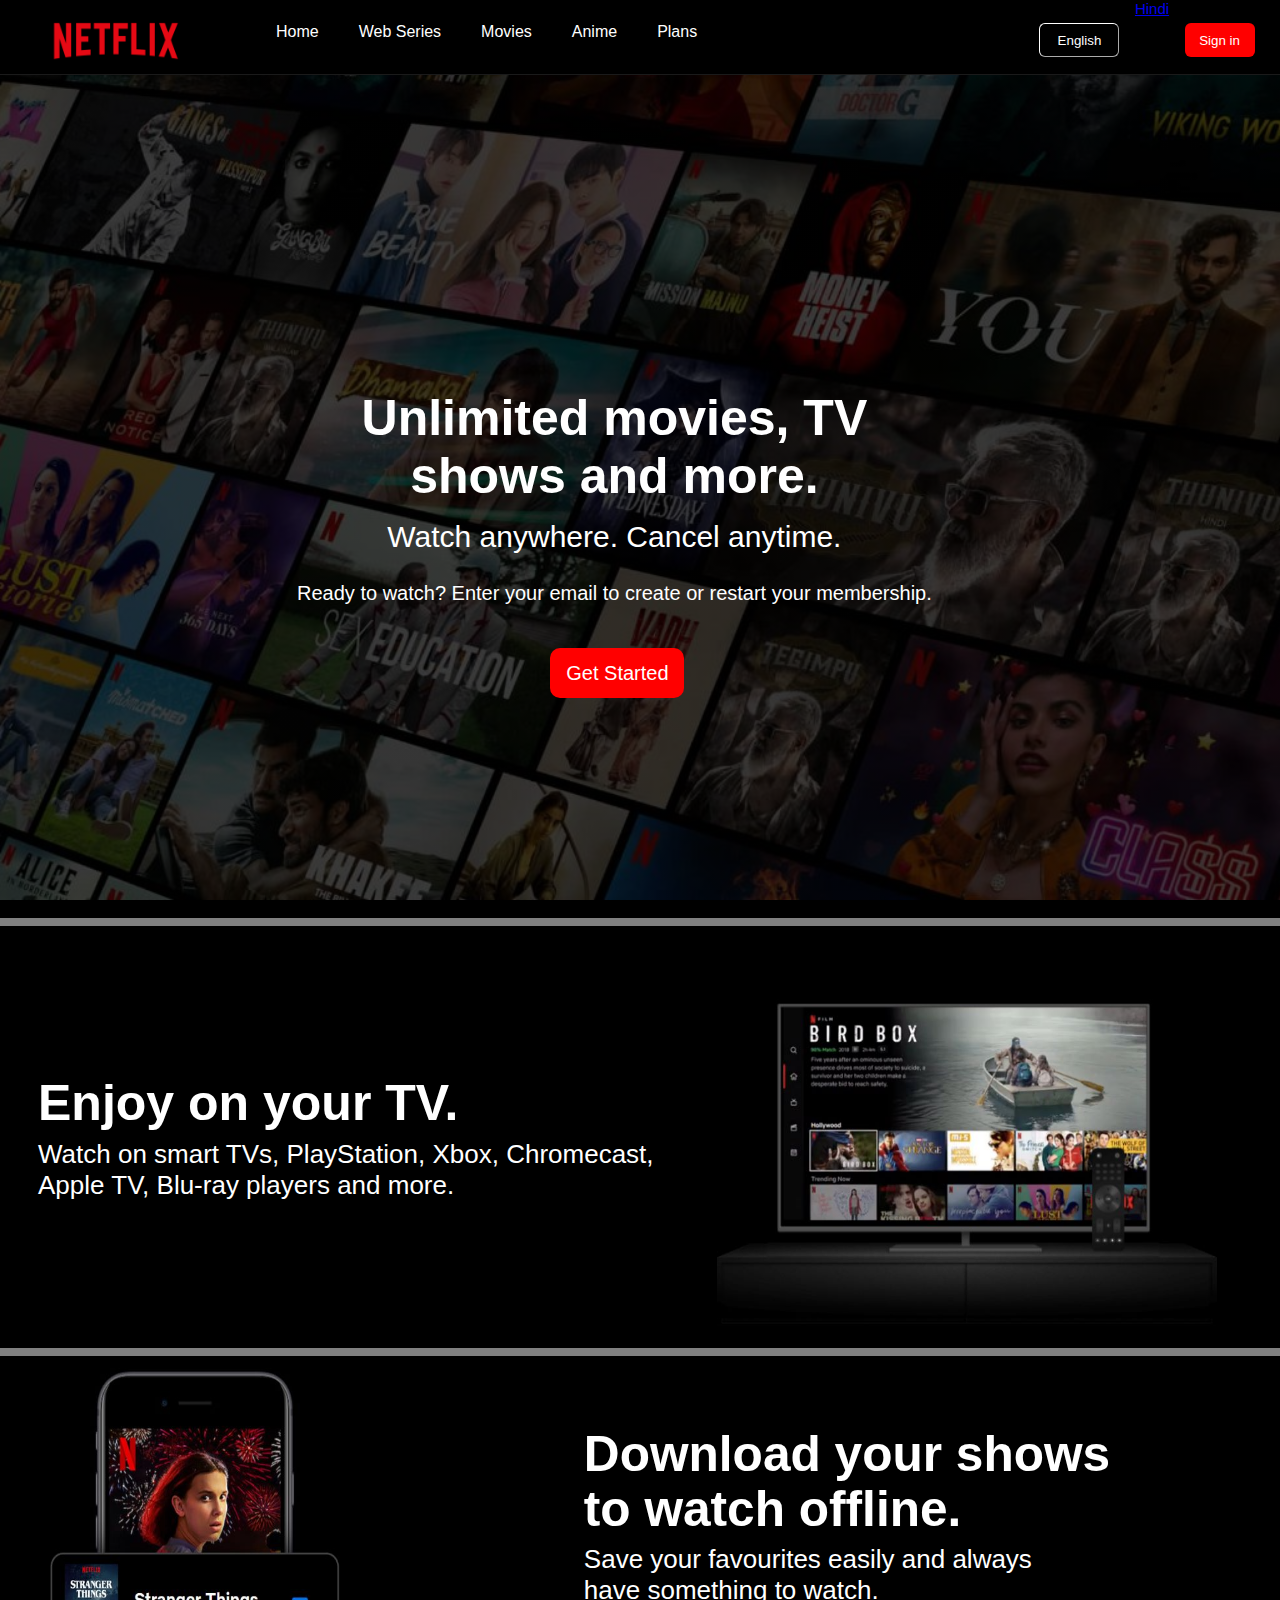
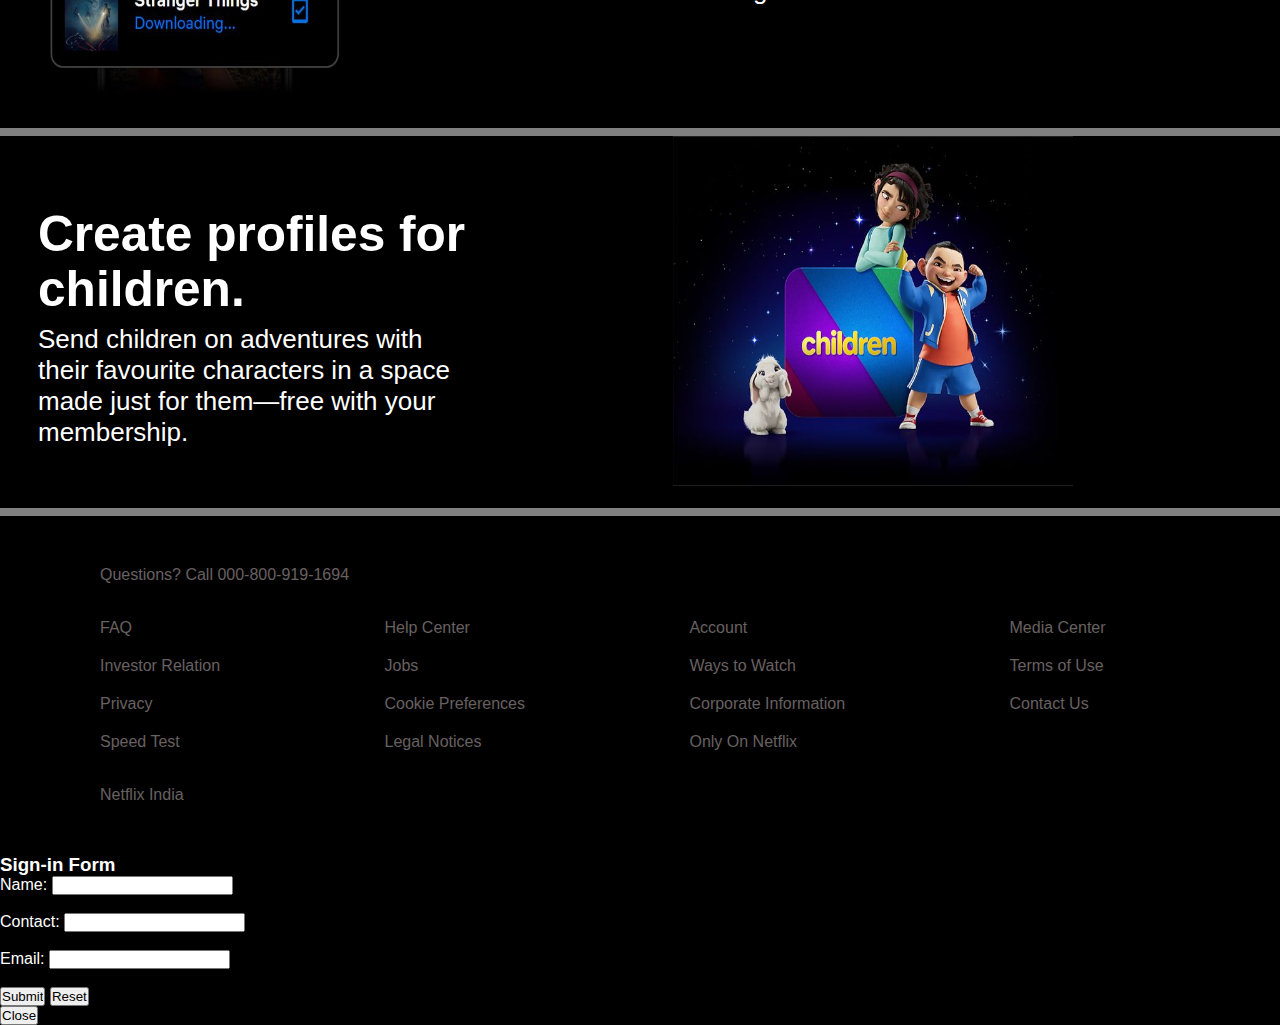
<file: temp/html/index.html>
<!DOCTYPE html>
<html lang="en">

<head>
    <meta charset="UTF-8">
    <meta http-equiv="X-UA-Compatible" content="IE=edge">
    <meta name="viewport" content="width=device-width, initial-scale=1.0">
    <link href="https://cdn.jsdelivr.net/npm/bootstrap@5.3.0-alpha1/dist/css/bootstrap.min.css" rel="stylesheet"
    integrity="sha384-GLhlTQ8iRABdZLl6O3oVMWSktQOp6b7In1Zl3/Jr59b6EGGoI1aFkw7cmDA6j6gD" crossorigin="anonymous">
<script src="https://cdn.jsdelivr.net/npm/bootstrap@5.3.0-alpha1/dist/js/bootstrap.bundle.min.js"
    integrity="sha384-w76AqPfDkMBDXo30jS1Sgez6pr3x5MlQ1ZAGC+nuZB+EYdgRZgiwxhTBTkF7CXvN"
    crossorigin="anonymous"></script>
        <link rel="stylesheet" href="../css/1.css">
    <title>Netflix India - Watch TV Shows Online, Watch Movies Online</title>
</head>
<body>
    <div class="header">
        <nav class="navbar-expand-md fixed-top">
            <div class="nav-logo">
                <img src="../img/netflix-logo-png-2582.png" alt="">
            </div>
            <div class="navbar">
                <ul class="nav-ul">
                    <li class="nav-li"><a href="index.html" class="nav-a">Home</a></li>
                    <li class="nav-li"><a href="webseries.html" class="nav-a">Web Series</a></li>
                    <li class="nav-li"><a href="movies.html" class="nav-a">Movies</a></li>
                    <li class="nav-li"><a href="anime.html" class="nav-a">Anime</a></li>
                    <li class="nav-li"><a href="plan.html" class="nav-a">Plans</a></li>
                </ul>
            </div>
            <div class="nav-btn">
                <button class="btn-lang dropdown-toggle" data-bs-toggle="dropdown">English</button>
                <div class="dropdown">
                    <div class="dropdown-menu dropdown-menu-dark">
                        <a href="#" class="dropdown-item">Hindi</a>
                    </div>
                </div>
                <button type="button" class="btn-signin" data-bs-toggle="modal" data-bs-target="#sign-in">Sign in</button>
            </div>
        </nav>
        <div class="main-content-1">
        <div class="main-content">
            <h1>Unlimited movies, TV<br> shows and more.</h1>
            <h2>Watch anywhere. Cancel anytime.</h2>
            <p>Ready to watch? Enter your email to create or restart your membership.</p>
        </div>
    </div>
        <button type="submit" class="btn-submit" data-bs-toggle="modal" data-bs-target="#sign-in">Get Started</button>
    </div>
    <br>
    <hr size="10px" color="gray">
    <div id="content-1">
        <div class="content-text">
            <h1 class="title">Enjoy on your TV.</h1>
            <h2 class="data-content">Watch on smart TVs, PlayStation, Xbox, Chromecast, <br> Apple TV, Blu-ray players and
                more.</h2>
        </div>
        <div class="content-img">
            <img src="../img/tv.jpeg" alt="">
        </div>
    </div>
    <br>
    <hr size="10px" color="gray">
    <div id="content-2">
        <div class="content2-img">
            <img src="../img/ad.jpeg" alt="">
        </div>
        <div class="content2-text">
            <h1 class="title2">Download your shows<br> to watch offline.</h1>
            <h2 class="data-content2">Save your favourites easily and always <br> have something to watch.</h2>
        </div>
    </div>
    <br>
    <hr size="10px" color="gray">
    <div id="content-3">
        <div class="content3-text">
            <h1 class="title3">Create profiles for <br>children.</h1>
            <h2 class="data-content3">Send children on adventures with <br>their favourite characters in a space
                <br>made just for them—free with your <br>membership.
            </h2>
        </div>
        <div class="content3-img">
            <img src="../img/kids.jpeg" alt="">
        </div>
    </div>
    <br>
    <hr size="10px" color="gray">
    <footer id="footer">
        <div class="footer1">
            <p style="margin-bottom: 35px;">Questions? Call 000-800-919-1694</p>
            <div class="footer-content">
                <span>FAQ</span>
                <span>Help Center</span>
                <span>Account</span>
                <span>Media Center</span>
                <span>Investor Relation</span>
                <span>Jobs</span>
                <span>Ways to Watch</span>
                <span>Terms of Use</span>
                <span>Privacy</span>
                <span>Cookie Preferences</span>
                <span>Corporate Information</span>
                <span>Contact Us</span>
                <span>Speed Test</span>
                <span>Legal Notices</span>
                <span>Only On Netflix</span>
            </div>
            <p style="margin-top: 35px;">Netflix India</p>
        </div>
    </footer>


    <div class="modal" id="sign-in">
        <div class="modal-dialog modal-dialog-centered modal-lg" >
            <div class="modal-content" style="background-image: linear-gradient(to bottom,black);" >
                <div class="modal-header">
                    <h3>Sign-in Form</h3>
                </div>
                <div class="modal-body">
                    <form action="" onsubmit="fun()" name="f1">
                        Name: <input type="text" id="a1"><br><br>
                        Contact: <input type="tel" id="a2"><br><br>
                        Email: <input type="email" id="a3"><br><br>
                        <input type="submit">
                        <input type="reset">
                    </form>
                
                    <!-- <script>
                        function fun() {
                            a = document.f1.a1.value
                            b = document.f1.a2.value
                            c = document.f1.a3.value
                            n = /^[A-z|_]+$/
                            p = /^\d{10}$/
                            e = /^\w+([\.-]?\w+)*@\w+([\.-]?\w+)*(\.\w{2,3})+$/
                            if (n.test(a)) {
                                if (p.test(b)) {
                                    if (e.test(c)) {
                                        alert("Perfect")
                                    }
                                    else {
                                        alert("Invalid Email")
                                    }
                                }
                                else {
                                    alert("invalid Number")
                                }
                            }
                            else {
                                alert("Invalid Name")
                            }
                        }
                    </script> -->
                </div>
                <div class="modal-footer">
                    <button class="btn btn-danger" data-bs-dismiss="modal">Close</button>
                </div>
            </div>
        </div>
    </div>
</body>

</html>
</file>
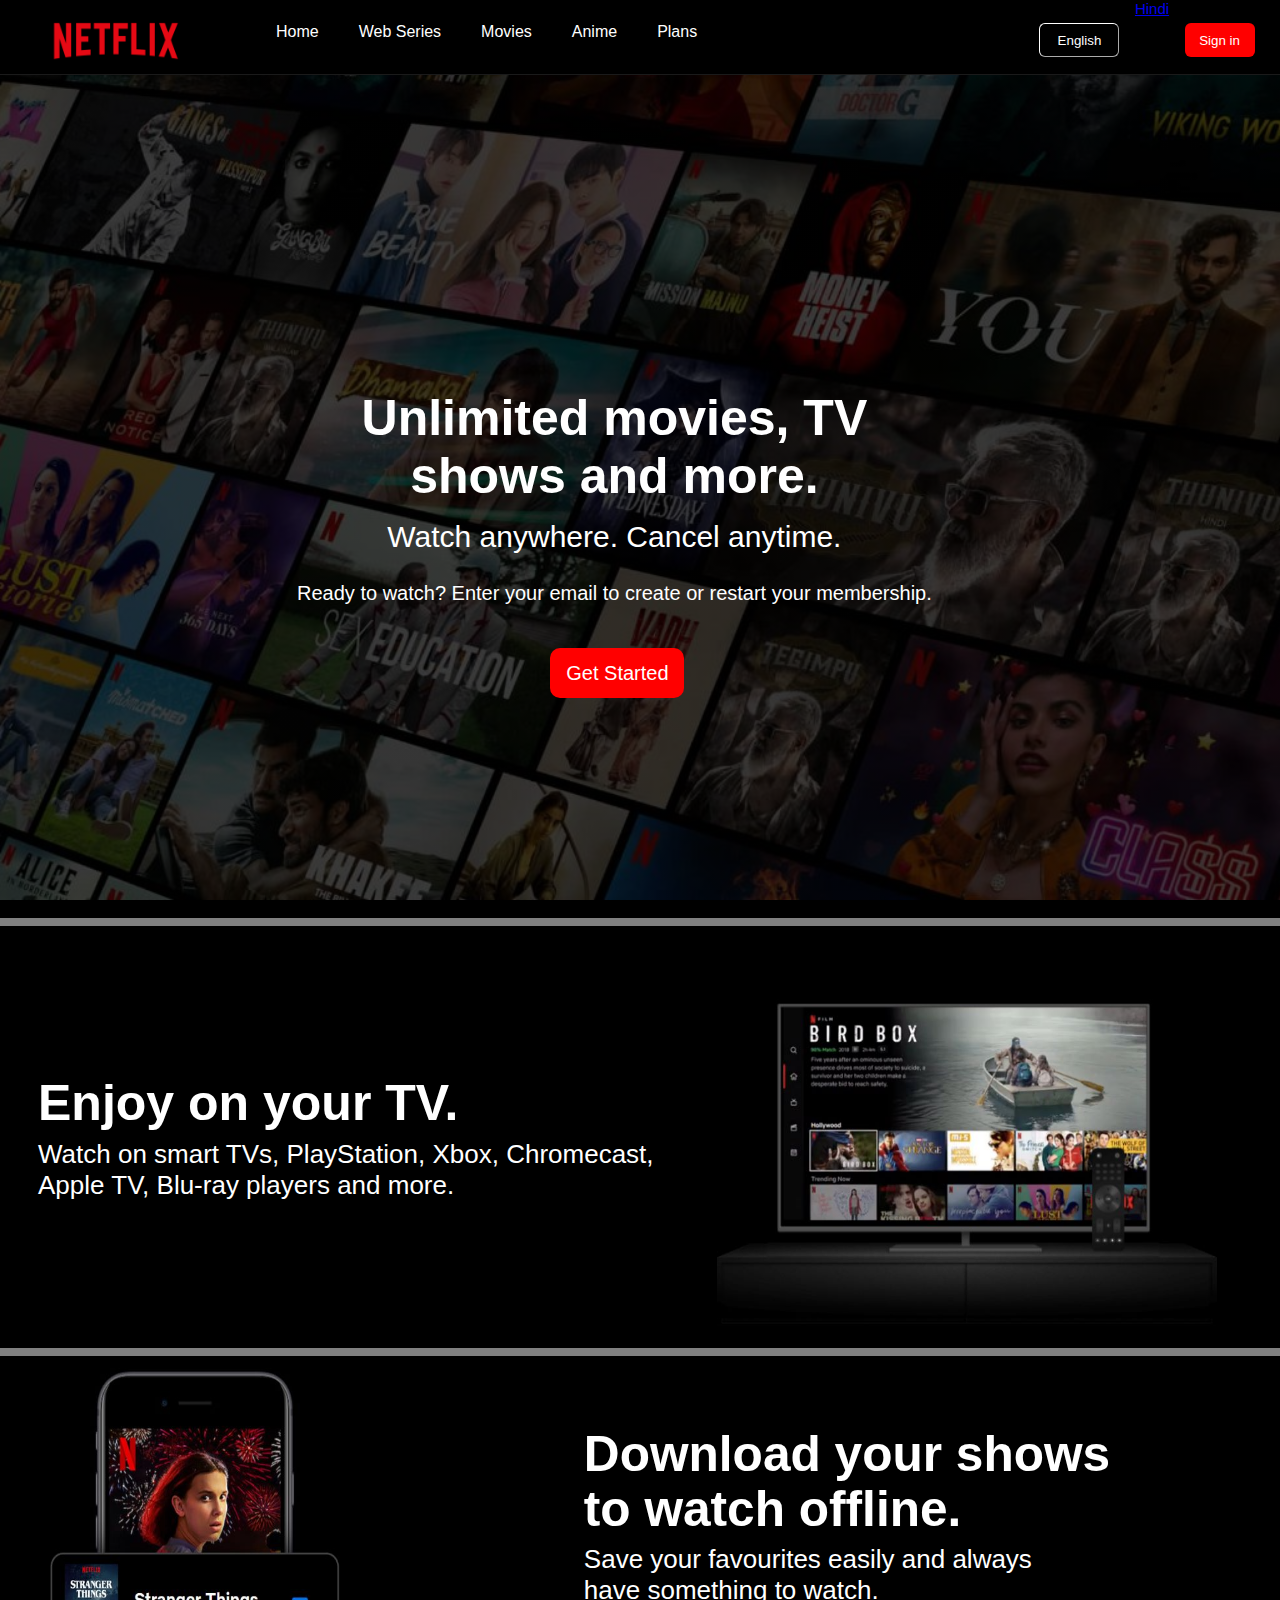
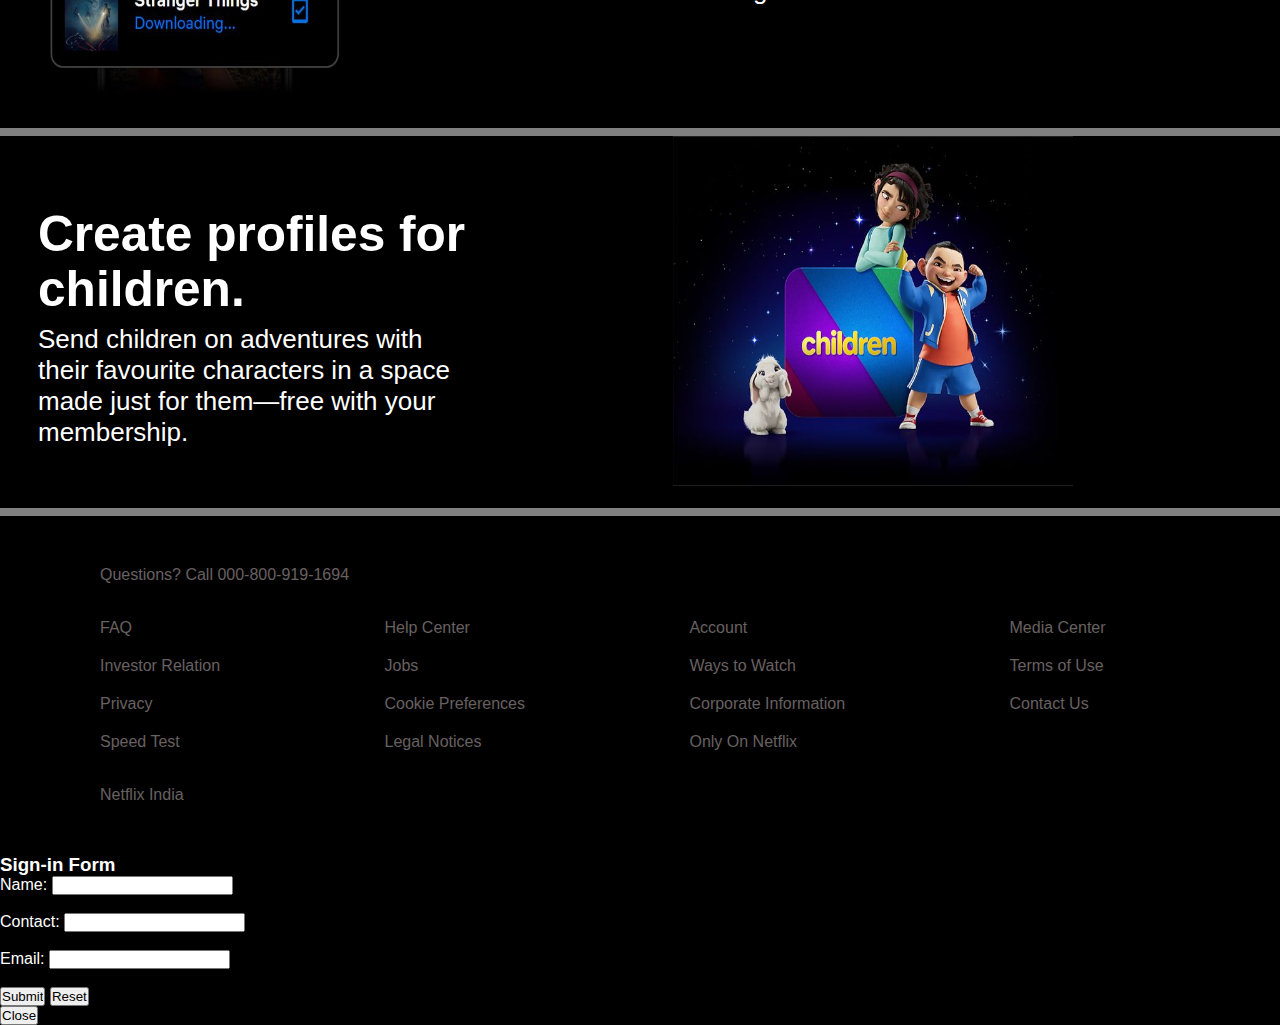
<file: temp/html/1.html>
<!DOCTYPE html>
<html lang="en">

<head>
    <meta charset="UTF-8">
    <meta http-equiv="X-UA-Compatible" content="IE=edge">
    <meta name="viewport" content="width=device-width, initial-scale=1.0">
    <link href="https://cdn.jsdelivr.net/npm/bootstrap@5.3.0-alpha1/dist/css/bootstrap.min.css" rel="stylesheet"
    integrity="sha384-GLhlTQ8iRABdZLl6O3oVMWSktQOp6b7In1Zl3/Jr59b6EGGoI1aFkw7cmDA6j6gD" crossorigin="anonymous">
<script src="https://cdn.jsdelivr.net/npm/bootstrap@5.3.0-alpha1/dist/js/bootstrap.bundle.min.js"
    integrity="sha384-w76AqPfDkMBDXo30jS1Sgez6pr3x5MlQ1ZAGC+nuZB+EYdgRZgiwxhTBTkF7CXvN"
    crossorigin="anonymous"></script>
        <link rel="stylesheet" href="../css/1.css">
    <title>Netflix India - Watch TV Shows Online, Watch Movies Online</title>
</head>
<body>
    <div class="header">
        <nav class="navbar-expand-md fixed-top">
            <div class="nav-logo">
                <img src="../img/netflix-logo-png-2582.png" alt="">
            </div>
            <div class="navbar">
                <ul class="nav-ul">
                    <li class="nav-li"><a href="1.html" class="nav-a">Home</a></li>
                    <li class="nav-li"><a href="webseries.html" class="nav-a">Web Series</a></li>
                    <li class="nav-li"><a href="movies.html" class="nav-a">Movies</a></li>
                    <li class="nav-li"><a href="anime.html" class="nav-a">Anime</a></li>
                    <li class="nav-li"><a href="plan.html" class="nav-a">Plans</a></li>
                </ul>
            </div>
            <div class="nav-btn">
                <button class="btn-lang dropdown-toggle" data-bs-toggle="dropdown">English</button>
                <div class="dropdown">
                    <div class="dropdown-menu dropdown-menu-dark">
                        <a href="#" class="dropdown-item">Hindi</a>
                    </div>
                </div>
                <button type="button" class="btn-signin" data-bs-toggle="modal" data-bs-target="#sign-in">Sign in</button>
            </div>
        </nav>
        <div class="main-content-1">
        <div class="main-content">
            <h1>Unlimited movies, TV<br> shows and more.</h1>
            <h2>Watch anywhere. Cancel anytime.</h2>
            <p>Ready to watch? Enter your email to create or restart your membership.</p>
        </div>
    </div>
        <button type="submit" class="btn-submit" data-bs-toggle="modal" data-bs-target="#sign-in">Get Started</button>
    </div>
    <br>
    <hr size="10px" color="gray">
    <div id="content-1">
        <div class="content-text">
            <h1 class="title">Enjoy on your TV.</h1>
            <h2 class="data-content">Watch on smart TVs, PlayStation, Xbox, Chromecast, <br> Apple TV, Blu-ray players and
                more.</h2>
        </div>
        <div class="content-img">
            <img src="../img/tv.jpeg" alt="">
        </div>
    </div>
    <br>
    <hr size="10px" color="gray">
    <div id="content-2">
        <div class="content2-img">
            <img src="../img/ad.jpeg" alt="">
        </div>
        <div class="content2-text">
            <h1 class="title2">Download your shows<br> to watch offline.</h1>
            <h2 class="data-content2">Save your favourites easily and always <br> have something to watch.</h2>
        </div>
    </div>
    <br>
    <hr size="10px" color="gray">
    <div id="content-3">
        <div class="content3-text">
            <h1 class="title3">Create profiles for <br>children.</h1>
            <h2 class="data-content3">Send children on adventures with <br>their favourite characters in a space
                <br>made just for them—free with your <br>membership.
            </h2>
        </div>
        <div class="content3-img">
            <img src="../img/kids.jpeg" alt="">
        </div>
    </div>
    <br>
    <hr size="10px" color="gray">
    <footer id="footer">
        <div class="footer1">
            <p style="margin-bottom: 35px;">Questions? Call 000-800-919-1694</p>
            <div class="footer-content">
                <span>FAQ</span>
                <span>Help Center</span>
                <span>Account</span>
                <span>Media Center</span>
                <span>Investor Relation</span>
                <span>Jobs</span>
                <span>Ways to Watch</span>
                <span>Terms of Use</span>
                <span>Privacy</span>
                <span>Cookie Preferences</span>
                <span>Corporate Information</span>
                <span>Contact Us</span>
                <span>Speed Test</span>
                <span>Legal Notices</span>
                <span>Only On Netflix</span>
            </div>
            <p style="margin-top: 35px;">Netflix India</p>
        </div>
    </footer>


    <div class="modal" id="sign-in">
        <div class="modal-dialog modal-dialog-centered modal-lg" >
            <div class="modal-content" style="background-image: linear-gradient(to bottom,black);" >
                <div class="modal-header">
                    <h3>Sign-in Form</h3>
                </div>
                <div class="modal-body">
                    <form action="" onsubmit="fun()" name="f1">
                        Name: <input type="text" id="a1"><br><br>
                        Contact: <input type="tel" id="a2"><br><br>
                        Email: <input type="email" id="a3"><br><br>
                        <input type="submit">
                        <input type="reset">
                    </form>
                
                    <!-- <script>
                        function fun() {
                            a = document.f1.a1.value
                            b = document.f1.a2.value
                            c = document.f1.a3.value
                            n = /^[A-z|_]+$/
                            p = /^\d{10}$/
                            e = /^\w+([\.-]?\w+)*@\w+([\.-]?\w+)*(\.\w{2,3})+$/
                            if (n.test(a)) {
                                if (p.test(b)) {
                                    if (e.test(c)) {
                                        alert("Perfect")
                                    }
                                    else {
                                        alert("Invalid Email")
                                    }
                                }
                                else {
                                    alert("invalid Number")
                                }
                            }
                            else {
                                alert("Invalid Name")
                            }
                        }
                    </script> -->
                </div>
                <div class="modal-footer">
                    <button class="btn btn-danger" data-bs-dismiss="modal">Close</button>
                </div>
            </div>
        </div>
    </div>
</body>

</html>
</file>
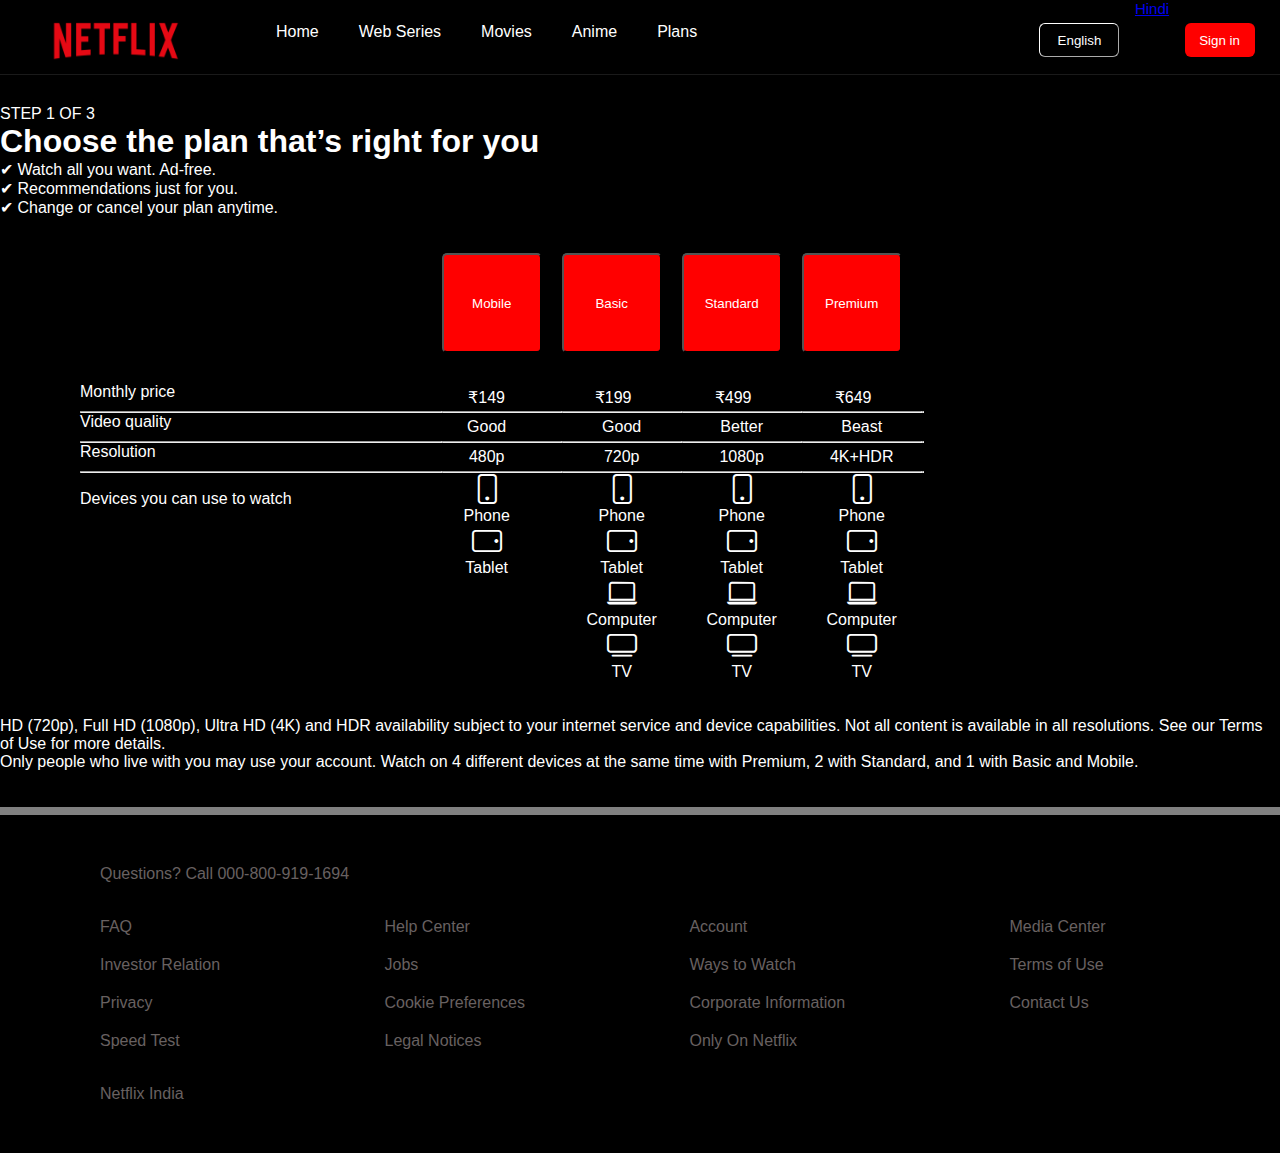
<file: temp/html/plan.html>
<!DOCTYPE html>
<html lang="en">
<head>
    <meta charset="UTF-8">
    <meta http-equiv="X-UA-Compatible" content="IE=edge">
    <meta name="viewport" content="width=device-width, initial-scale=1.0">
    <title>Netflix India - Watch TV Shows Online, Watch Movies Online</title>
    <link href="https://cdn.jsdelivr.net/npm/bootstrap@5.3.0-alpha1/dist/css/bootstrap.min.css" rel="stylesheet"
        integrity="sha384-GLhlTQ8iRABdZLl6O3oVMWSktQOp6b7In1Zl3/Jr59b6EGGoI1aFkw7cmDA6j6gD" crossorigin="anonymous">
    <script src="https://cdn.jsdelivr.net/npm/bootstrap@5.3.0-alpha1/dist/js/bootstrap.bundle.min.js"
        integrity="sha384-w76AqPfDkMBDXo30jS1Sgez6pr3x5MlQ1ZAGC+nuZB+EYdgRZgiwxhTBTkF7CXvN"
        crossorigin="anonymous"></script>
        <link rel="stylesheet" href="https://cdn.jsdelivr.net/npm/bootstrap-icons@1.7.2/font/bootstrap-icons.css">
    <link rel="stylesheet" href="../css/plan.css">
</head>
<body>
    <nav class="navbar-expand-md">
        <div class="nav-logo">
            <img src="../img/netflix-logo-png-2582.png" alt="">
        </div>
        <div class="navbar">
            <ul class="nav-ul">
                <li class="nav-li"><a href="index.html" class="nav-a">Home</a></li>
                <li class="nav-li"><a href="webseries.html" class="nav-a">Web Series</a></li>
                <li class="nav-li"><a href="movies.html" class="nav-a">Movies</a></li>
                <li class="nav-li"><a href="anime.html" class="nav-a">Anime</a></li>
                <li class="nav-li"><a href="plan.html" class="nav-a">Plans</a></li>
            </ul>
        </div>
        <div class="nav-btn">
            <button class="btn-lang dropdown-toggle" data-bs-toggle="dropdown">English</button>
            <div class="dropdown">
                <div class="dropdown-menu dropdown-menu-dark">
                    <a href="#" class="dropdown-item">Hindi</a>
                </div>
            </div>
            <button type="button" class="btn-signin ">Sign in</button>
        </div>
    </nav>

    <div id="plan" class="mx-auto d-block w-75">
        <p>STEP 1 OF 3</p>
        <h1>Choose the plan that’s right for you</h1>
        <span>&#x2714</span>
        <p style="display: inline-block;">Watch all you want. Ad-free.</p> <br>
        <span>&#x2714</span>
        <p style="display: inline-block;">Recommendations just for you.</p><br>
        <span>&#x2714</span>
        <p style="display: inline-block;">Change or cancel your plan anytime.</p> <br><br><br>


        <table align="center">
            <tr>
                <td style="padding-left: 20px;"></td>
                <td style="padding-right: 20px;padding-bottom: 30px;"><button class="plan-btn"><a href="">Mobile</a></button></td>
                <td style="padding-right: 20px;padding-bottom: 30px;"><button class="plan-btn"><a href="">Basic</a></button></td>
                <td style="padding-right: 20px;padding-bottom: 30px;"><button class="plan-btn"><a href="">Standard</a></button></td>
                <td style="padding-right: 20px;padding-bottom: 30px;"><button class="plan-btn"><a href="">Premium</a></button></td>
            </tr>
            <tr>
                <td style="padding-left: 80px;padding-bottom: 10px;">Monthly price</td>
                <td style="padding-right:30px;" align="center">₹149</td>
                <td style="padding-right:17px;" align="center">₹199</td>
                <td style="padding-right:17px;" align="center">₹499</td>
                <td style="padding-right:17px;" align="center">₹649</td>
            </tr>
            <tr>
                <td style="padding-left: 80px;"><hr></td>
                <td><hr></td>
                <td><hr></td>
                <td><hr></td>
                <td><hr></td>
                <td><hr></td>
            </tr>
            <tr>
                <td style="padding-left: 80px;padding-bottom: 10px;">Video quality</td>
                <td align="center" style="padding-right:30px;">Good</td>
                <td align="center">Good</td>
                <td align="center">Better</td>
                <td align="center">Beast</td>
            </tr>
            <tr>
                <td style="padding-left: 80px;"><hr></td>
                <td><hr></td>
                <td><hr></td>
                <td><hr></td>
                <td><hr></td>
                <td><hr></td>
            </tr>
            <tr>
                <td style="padding-left: 80px;padding-bottom: 10px;">Resolution</td>
                <td align="center" style="padding-right:30px;">480p</td>
                <td align="center">720p</td>
                <td align="center">1080p</td>
                <td align="center">4K+HDR</td>
            </tr>
            <tr>
                <td style="padding-left: 80px;"><hr></td>
                <td><hr></td>
                <td><hr></td>
                <td><hr></td>
                <td><hr></td>
                <td><hr></td>
            </tr>
            <tr>
                <td style="padding-right: 150px;padding-left: 80px;">Devices you can use to watch</td>
                <td align="center" style="padding-right:30px;"><span class="bi bi-phone" style="font-size: 30px;"></span><p>Phone</p></td>
                <td align="center"><span class="bi bi-phone" style="font-size: 30px;"></span><p>Phone</p></td>
                <td align="center"><span class="bi bi-phone" style="font-size: 30px;"></span><p>Phone</p></td>
                <td align="center"><span class="bi bi-phone" style="font-size: 30px;"></span><p>Phone</p></td>
            </tr>
            <tr>
                <td></td>
                <td align="center" style="padding-right:30px;"><span class="bi bi-tablet-landscape" style="font-size: 30px;"></span><p>Tablet</p></td>
                <td align="center"><span class="bi bi-tablet-landscape" style="font-size: 30px;"></span><p>Tablet</p></td>
                <td align="center"><span class="bi bi-tablet-landscape" style="font-size: 30px;"></span><p>Tablet</p></td>
                <td align="center"><span class="bi bi-tablet-landscape" style="font-size: 30px;"></span><p>Tablet</p></td>
            </tr>
            <tr>
                <td></td>
                <td></td>
                <td align="center"><span class="bi bi-laptop" style="font-size: 30px;"></span><p>Computer</p></td>
                <td align="center"><span class="bi bi-laptop" style="font-size: 30px;"></span><p>Computer</p></td>
                <td align="center"><span class="bi bi-laptop" style="font-size: 30px;"></span><p>Computer</p></td>
            </tr>
            <tr>
                <td></td>
                <td></td>
                <td align="center"><span class="bi bi-tv" style="font-size: 30px;"></span><p>TV</p></td>
                <td align="center"><span class="bi bi-tv" style="font-size: 30px;"></span><p>TV</p></td>
                <td align="center"><span class="bi bi-tv" style="font-size: 30px;"></span><p>TV</p></td>
            </tr>
        </table>
        <br><br>
        <p>HD (720p), Full HD (1080p), Ultra HD (4K) and HDR availability subject to your internet service and device capabilities. Not all content is available in all resolutions. See our Terms of Use for more details.</p>
        <p>Only people who live with you may use your account. Watch on 4 different devices at the same time with Premium, 2 with Standard, and 1 with Basic and Mobile.</p><br><br>
    </div>
    <hr size="10px" color="gray">
    <footer id="footer">
        <div class="footer1">
            <p style="margin-bottom: 35px;">Questions? Call 000-800-919-1694</p>
            <div class="footer-content">
                <span>FAQ</span>
                <span>Help Center</span>
                <span>Account</span>
                <span>Media Center</span>
                <span>Investor Relation</span>
                <span>Jobs</span>
                <span>Ways to Watch</span>
                <span>Terms of Use</span>
                <span>Privacy</span>
                <span>Cookie Preferences</span>
                <span>Corporate Information</span>
                <span>Contact Us</span>
                <span>Speed Test</span>
                <span>Legal Notices</span>
                <span>Only On Netflix</span>
            </div>
            <p style="margin-top: 35px;">Netflix India</p>
        </div>
    </footer>
</body>
</html>
</file>
<file: temp/css/1.css>
* {
    margin: 0;
    padding: 0;
    box-sizing: border-box;
    font-family: Sans-serif;
}

body {
    color: #fff;
    background: #000;
    width: 100%;
}

.header {
    /* width: 100%; */
    height: 100vh;
    background-image: linear-gradient(rgba(0, 0, 0, 0.7), rgba(0, 0, 0, 0.7)), url("../img/bg.jpeg");
    background-size: cover;
    background-position: center;
    position: relative;
}

nav{
    display: grid;
    grid-template-columns: 1fr 3fr 1fr;
    position: sticky;
    top: 0px;
    z-index: 1;
    /* width: 100%; */
}
nav::before {
    content: "";
    border-bottom: 1px solid rgba(255,255,255,0.1);
    /* backdrop-filter: blur(20px); */
    background-color: black;
    position: absolute;
    top: 0px;
    left: 0px;
    height: 100%;
    width: 100%;
    z-index: -1;
    /* opacity: 0.8; */
}

.nav-logo img{
    position: relative;
    left: 20%;
    top: 8%;
    height: 70px;
    width: 130px;
}

.nav-ul{
    margin-right: 10px;
    display: flex;
    /* justify-content: space-evenly; */
    list-style: none;
    margin-top: 18px;
}
.nav-li{
    color: white;
    margin: 5px 20px;
}
.nav-a {
    color: white;
    text-decoration: none;
    font-size: 16px;
}
.nav-li:hover {
    text-decoration: underline;
}

.nav-btn {
    display: flex;
    font-size: 15px;
    justify-content: space-evenly;
}
.btn-signin {
    margin-top: 23px;
    margin-right: 10px;
    color: white;
    height:34px;
    width: 70px;
    background-color: red;
    border-radius: 6px;
    cursor: pointer;
    border: none;
} 
.btn-lang {
    margin-top: 23px;
    height:34px;
    width: 80px;
    background: transparent;
    border-color: #fff;
    color: white;
    border-radius: 6px;
    border-width: 0.1px;
}

.main-content-1{
    position: relative;
    left: -2%;
    top: 35%;
}
.main-content {
    position: relative;
    top: 35%;
    text-align: center; 
    left: 0;
}

.main-content h1 {
    font-size: 50px;
    padding-bottom: 15px;
}

.main-content h2 {
    font-size: 30px;
    padding-bottom: 28px;
    font-weight: lighter;
}

.main-content p {
    font-size: 20px;
}

.form {
    position: relative;
    top: 24%;
    left: 12%;
    width: 90%;
}
.btn-submit {
    position: absolute;
    top: 72%;
    left: 43%;
    height: 50px;
    width: 134px;
    border-radius: 10px;
    padding: 10px;
    font-size: 20px;
    background-color: red;
    color: white;
    border: none;
}

#content-1 {
    display: grid;
    grid-template-columns: repeat(2, auto);
}

.content-text {
    height: 175px;
    margin-top: 150px;
    margin-left: 38px;
}

.title {
    font-size: 3.125rem;
    line-height: 1.1;
    margin-bottom: 0.5rem;
}

.data-content {
    font-size: 1.625rem;
    font-weight: 400;
}

.content-img img {
    height: 400px;
    width: 500px;
}

#content-2 {
    display: grid;
    grid-template-columns: repeat(2, auto);
}

.content2-text {
    height: 175px;
    margin-top: 71px;
    margin-left: 14px;
}

.title2 {
    font-size: 3.1rem;
    line-height: 1.1;
    margin-bottom: 0.5rem;
}

.data-content2 {
    font-size: 1.625rem;
    font-weight: 400;
}

.content2-img img {
    height: 350px;
    width: 400px;
}

#content-3 {
    display: grid;
    grid-template-columns: repeat(2, auto);
}

.content3-text {
    height: 175px;
    margin-top: 71px;
    margin-left: 38px;
}

.title3 {
    font-size: 3.1rem;
    line-height: 1.1;
    margin-bottom: 0.5rem;
}

.data-content3 {
    font-size: 1.625rem;
    font-weight: 400;
}

.content3-img img {
    height: 350px;
    width: 400px;
}

#footer {
    color: #686161;
    font-size: medium;
    font-weight: lighter;
}

.footer1 {
    padding: 50px;
    margin-left: 50px;
}

.footer-content {
    display: grid;
    grid-template-columns: repeat(4, auto);
    grid-column-gap: 40px;
    grid-row-gap: 20px;
}
</file>
<file: temp/css/plan.css>
* {
    margin: 0;
    padding: 0;
    box-sizing: border-box;
    font-family: Sans-serif;
}
body{
    color: #fff;
    background: #000;
}

nav{
    display: grid;
    grid-template-columns: 1fr 3fr 1fr;
    position: sticky;
    top: 0px;
    border-bottom: 1px solid rgba(255,255,255,0.1);
    background-color: #000;
    width: 100%;
    /* height: 100%; */
}

.nav-logo img{
    position: relative;
    left: 20%;
    top: 8%;
    height: 70px;
    width: 130px;
}

.nav-ul{
    margin-right: 10px;
    display: flex;
    /* justify-content: space-evenly; */
    list-style: none;
    margin-top: 18px;
}
.nav-li{
    color: white;
    margin: 5px 20px;
}
.nav-a {
    color: white;
    text-decoration: none;
    font-size: 16px;
}
.nav-li:hover {
    text-decoration: underline;
}

.nav-btn {
    display: flex;
    font-size: 15px;
    justify-content: space-evenly;
}
.btn-signin {
    margin-top: 23px;
    margin-right: 10px;
    color: white;
    height:34px;
    width: 70px;
    background-color: red;
    border-radius: 6px;
    cursor: pointer;
    border: none;
} 
.btn-lang {
    margin-top: 23px;
    height:34px;
    width: 80px;
    background: transparent;
    border-color: #fff;
    color: white;
    border-radius: 6px;
    border-width: 0.1px;
}

#plan{
    margin-top: 30px;
}

table,th,td{
    border-collapse: collapse;
}

.plan-btn{
    height: 100px;
    width: 100px;
    border-radius: 5px;
    padding: 20px;
    background-color: red;
}
.plan-btn a{
    text-decoration: none;
    color: white;
}

#footer {
    color: #686161;
    font-size: medium;
    font-weight: lighter;
}

.footer1 {
    padding: 50px;
    margin-left: 50px;
}

.footer-content {
    display: grid;
    grid-template-columns: repeat(4, auto);
    grid-column-gap: 40px;
    grid-row-gap: 20px;
}
</file>
